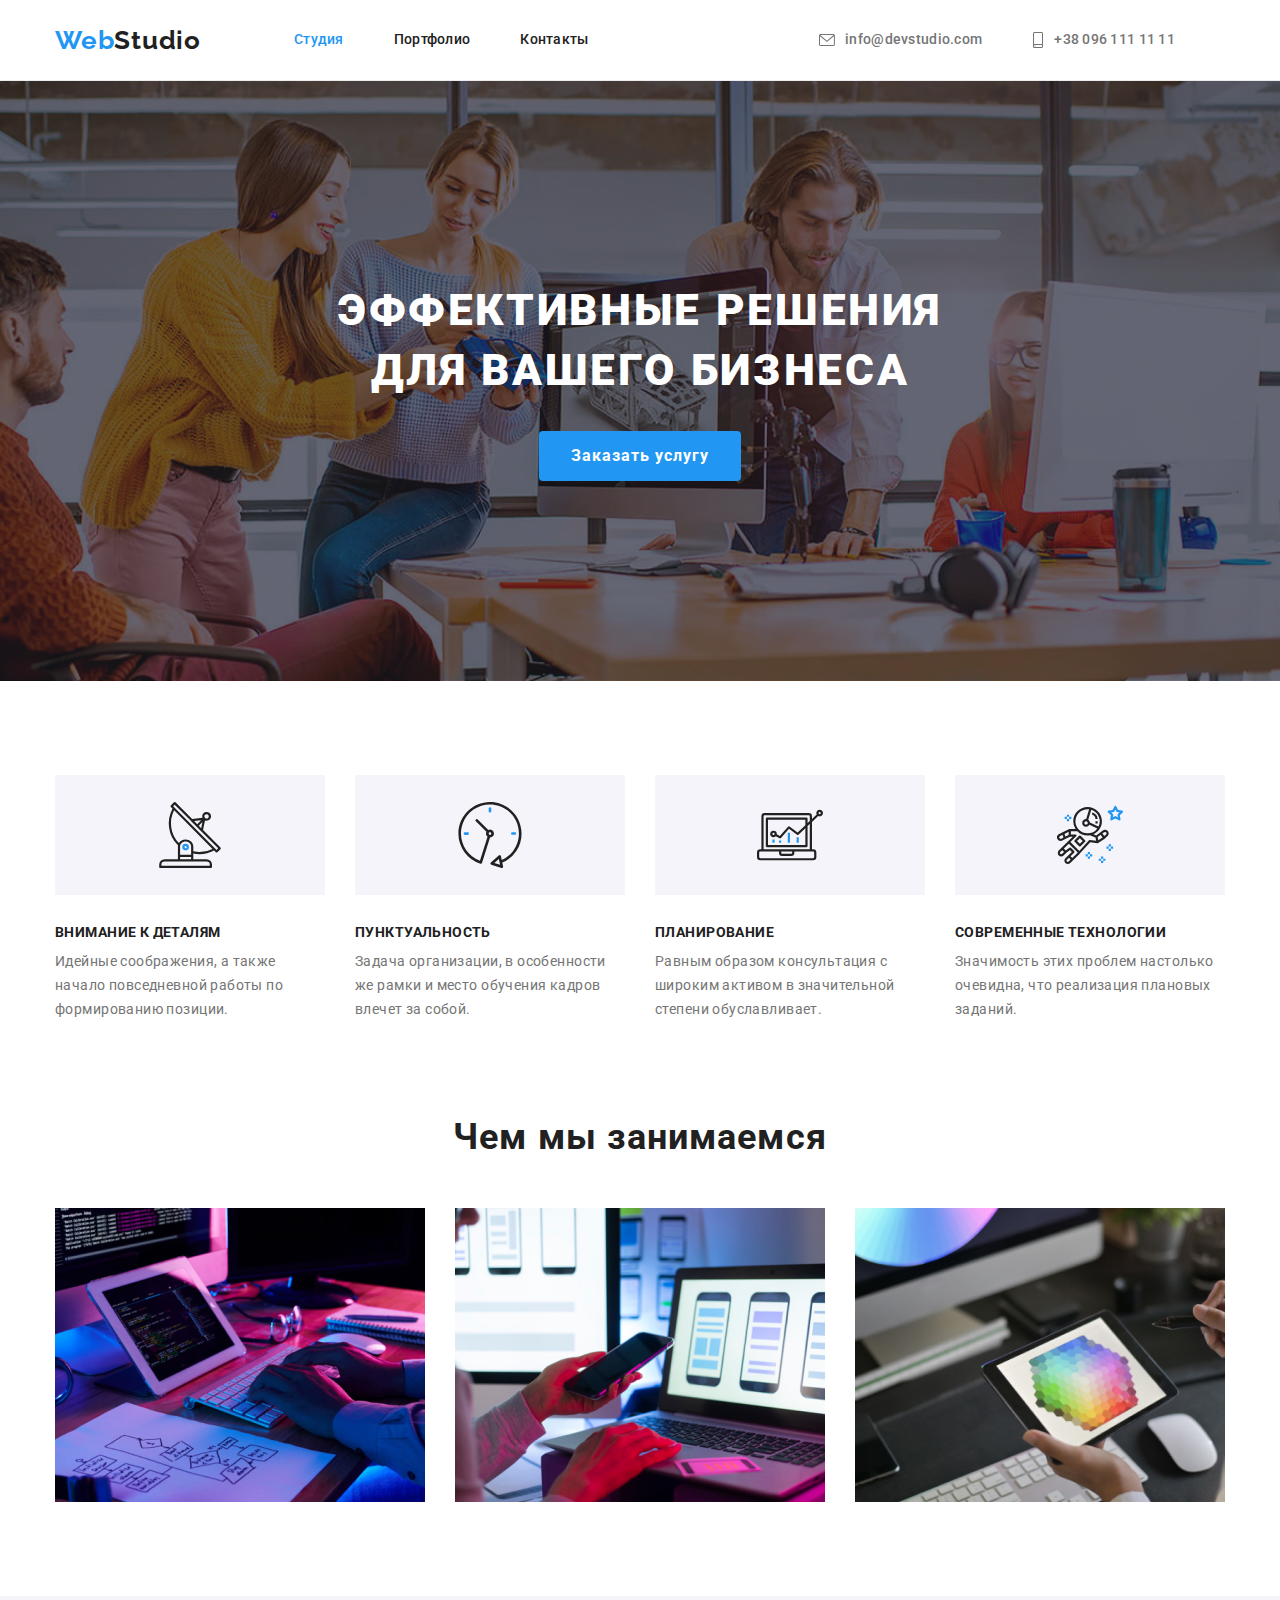
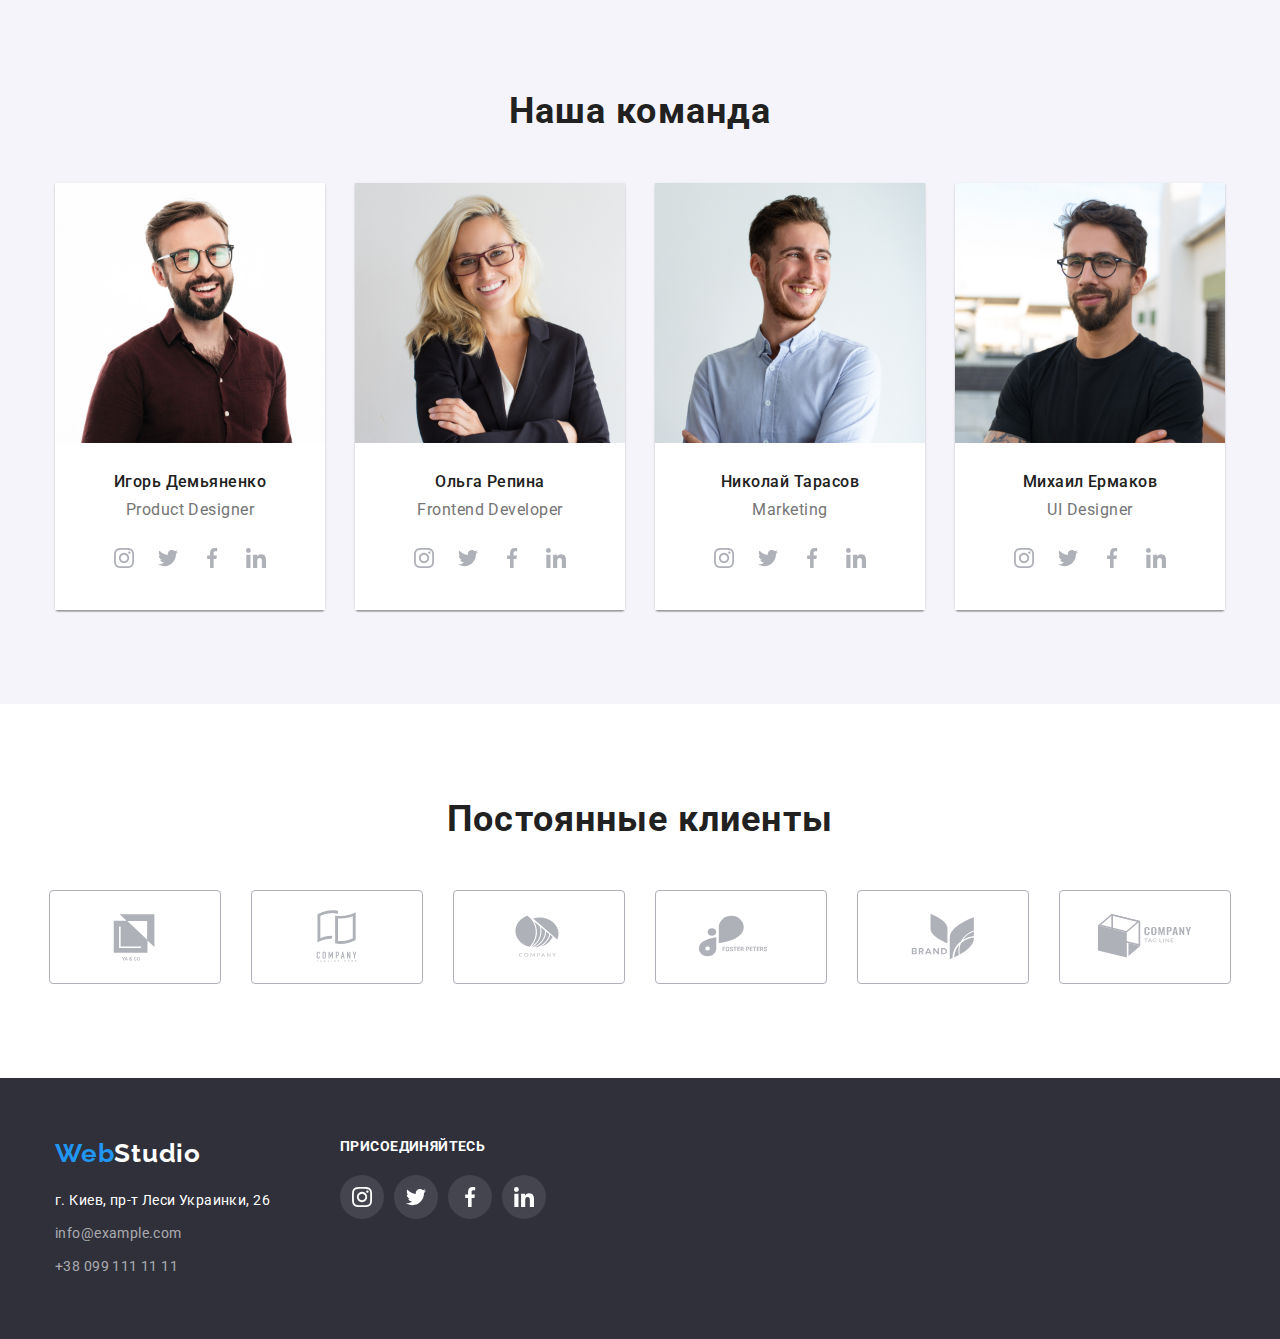
<file: index.html>
<!DOCTYPE html>
<html lang="ru">
  <head>
    <meta charset="UTF-8" />
    <meta http-equiv="X-UA-Compatible" content="IE=edge" />
    <meta name="viewport" content="width=device-width, initial-scale=1.0" />
    <title>Document</title>
    <link
      href="https://fonts.googleapis.com/css2?family=Raleway:wght@700&family=Roboto:wght@400;500;700;900&display=swap"
      rel="stylesheet"
    />
    <link rel="stylesheet" href="./css/modern-normalize.css" />
    <link rel="stylesheet" href="./css/common.css" />
    <link rel="stylesheet" href="./css/main.css" />
  </head>
  <body>
    <header class="header">
      <div class="container header-container">
         <a href="./index.html" class="logo"
            >Web<span class="logo-header">Studio</span></a
          >
          
        <nav class="nav">
          <ul class="site-nav list">
            <li class="item"><a href="" class="link current">Студия</a></li>
            <li class="item"><a href="./portfolio.html" class="link">Портфолио</a></li>
            <li class="item"><a href="" class="link">Контакты</a></li>
          </ul>
        
        </nav>
        
      <ul class="contact-nav list">
        <li class="item list-icons">
          <a href="" class="link link-icons">
            <svg class="tel-icon" width="16" height="12">
            <use href="./images/icon.svg#icon-mail"></use>
          </svg>info@devstudio.com</a>
        </li>
        <li class="item list-icons">
          <a href="tel:+380961111111" class="link link-icons">
            <svg class="tel-icon" width="12" height="16">
            <use href="./images/icon.svg#icon-tel"></use>
          </svg>+38 096 111 11 11</a>
        </li>
      </div>
      </ul>
    </header>
    <main>
      <section class="hero">
        <div class="container hero-container">
        <h1 class="hero-title">Эффективные решения для вашего бизнеса</h1>
        <button type="button" class="button">Заказать услугу</button>
        </div>
      </section>
      <section class="section container-skills">
       <div class="container">
        <h2 class="section-title visually-hidden">
          Skill <br />
          never before
        </h2>
        <ul class="skill list">
          <li class="skill-item">
            <div class="skill-icons">
              <svg class="skill-icons-icon" width="66" height="70">
                <use href="./images/icon.svg#icon-antenna"></use>
              </svg>
            </div>
            <h3 class="title">Внимание к деталям</h3>
            <p class="text">
              Идейные соображения, а также начало повседневной работы по
              формированию позиции.
            </p>
          </li>
          <li class="skill-item">
            <div class="skill-icons">
              <svg class="skill-icons-icon" width="66" height="70">
                <use href="./images/icon.svg#icon-clock"></use>
              </svg>
            </div>
            <h3 class="title">Пунктуальность</h3>
            <p class="text">
              Задача организации, в особенности же рамки и место обучения кадров
              влечет за собой.
            </p>
          </li>
          <li class="skill-item">
            <div class="skill-icons">
              <svg class="skill-icons-icon" width="66" height="70">
                <use href="./images/icon.svg#icon-diagram"></use>
              </svg>
            </div>
            <h3 class="title">Планирование</h3>
            <p class="text">
              Равным образом консультация с широким активом в значительной
              степени обуславливает.
            </p>
          </li>
          <li class="skill-item">
            <div class="skill-icons">
              <svg class="skill-icons-icon" width="66" height="70">
                <use href="./images/icon.svg#icon-astronaut"></use>
              </svg>
            </div>
            <h3 class="title">Современные технологии</h3>
            <p class="text">
              Значимость этих проблем настолько очевидна, что реализация
              плановых заданий.
            </p>
          </li>
        </ul>
       </div>
      </section>
       

      <section class="section portfolio">
        <div class="container container-portfolio">
        <h2 class="section-title">Чем мы занимаемся</h2>

        <ul class="list">
          <li class="item">
            <img src="./images/img.jpg" alt="Планшет" width="370" />
          </li>
          <li class="item">
            <img src="./images/img-1.jpg" alt="Мобильный телефон" width="370" />
          </li>
          <li class="item">
            <img
              src="./images/img-2.jpg"
              alt="Графический планшет"
              width="370"
            />
          </li>
        </ul>
      </div>
      </section>

      <section class="section section-team">
        <div class="container container-team">
        <h2 class="section-title">Наша команда</h2>

        <ul class="team list">
          <li class="item">
            <img src="./images/team-1.jpg" alt="Product Designer" width="270" />
            <div class="team-name">
            <h3 class="title">Игорь Демьяненко</h3>
            <p class="text">Product Designer</p>
            <ul class="list team-name-icon">
              <li>
              <a class="team-name-link" href="">
                <svg class="social-icon" width="20" height="20">
                <use href="./images/icon.svg#icon-inst"></use>
              </svg>
            </a>
          </li>
          <li>
              <a class="team-name-link" href="">
                <svg class="social-icon" width="20" height="20">
                <use href="./images/icon.svg#icon-twitter"></use>
              </svg>
            </a>
          </li>
          <li>
              <a class="team-name-link" href="">
                <svg class="social-icon" width="20" height="20">
                <use href="./images/icon.svg#icon-fb"></use>
              </svg>
            </a>
          </li>
          <li>
              <a class="team-name-link" href="">
                <svg class="social-icon" width="20" height="20">
                <use href="./images/icon.svg#icon-linkedin"></use>
              </svg>
            </a>
          </li>
            </ul>
          </div>
          </li>
          <li class="item">
            <img
              src="./images/team-2.jpg"
              alt="Frontend Developer"
              width="270"
            />
            <div class="team-name">
            <h3 class="title">Ольга Репина</h3>
            <p class="text">Frontend Developer</p>
            <div class="div social-icon">
              <ul class="list team-name-icon">
                <li>
                <a class="team-name-link" href="">
                  <svg class="social-icon" width="20" height="20">
                  <use href="./images/icon.svg#icon-inst"></use>
                </svg>
              </a>
            </li>
            <li>
                <a class="team-name-link" href="">
                  <svg class="social-icon" width="20" height="20">
                  <use href="./images/icon.svg#icon-twitter"></use>
                </svg>
              </a>
            </li>
            <li>
                <a class="team-name-link" href="">
                  <svg class="social-icon" width="20" height="20">
                  <use href="./images/icon.svg#icon-fb"></use>
                </svg>
              </a>
            </li>
            <li>
                <a class="team-name-link" href="">
                  <svg class="social-icon" width="20" height="20">
                  <use href="./images/icon.svg#icon-linkedin"></use>
                </svg>
              </a>
            </li>
              </ul>
              
            </div>
          </div>
          </li>
          <li class="item">
            <img src="./images/team-3.jpg" alt="Marketing" width="270" />
            <div class="team-name">
            <h3 class="title">Николай Тарасов</h3>
            <p class="text">Marketing</p>
            <ul class="list team-name-icon">
              <li>
              <a class="team-name-link" href="">
                <svg class="social-icon" width="20" height="20">
                <use href="./images/icon.svg#icon-inst"></use>
              </svg>
            </a>
          </li>
          <li>
              <a class="team-name-link" href="">
                <svg class="social-icon" width="20" height="20">
                <use href="./images/icon.svg#icon-twitter"></use>
              </svg>
            </a>
          </li>
          <li>
              <a class="team-name-link" href="">
                <svg class="social-icon" width="20" height="20">
                <use href="./images/icon.svg#icon-fb"></use>
              </svg>
            </a>
          </li>
          <li>
              <a class="team-name-link" href="">
                <svg class="social-icon" width="20" height="20">
                <use href="./images/icon.svg#icon-linkedin"></use>
              </svg>
            </a>
          </li>
            </ul>
          </div>
          </li>
          <li class="item">
            <img src="./images/team-4.jpg" alt="UI Designer" width="270" />
            <div class="team-name">
            <h3 class="title">Михаил Ермаков</h3>
            <p class="text">UI Designer</p>
            <ul class="list team-name-icon">
              <li>
              <a class="team-name-link" href="">
                <svg class="social-icon" width="20" height="20">
                <use href="./images/icon.svg#icon-inst"></use>
              </svg>
            </a>
          </li>
          <li>
              <a class="team-name-link" href="">
                <svg class="social-icon" width="20" height="20">
                <use href="./images/icon.svg#icon-twitter"></use>
              </svg>
            </a>
          </li>
          <li>
              <a class="team-name-link" href="">
                <svg class="social-icon" width="20" height="20">
                <use href="./images/icon.svg#icon-fb"></use>
              </svg>
            </a>
          </li>
          <li>
              <a class="team-name-link" href="">
                <svg class="social-icon" width="20" height="20">
                <use href="./images/icon.svg#icon-linkedin"></use>
              </svg>
            </a>
          </li>
            </ul>
          </div>
          </li>
        </ul>
      </div>
      </section>
      <section class="section section-client">
        <div class="container">
        <h2 class="section-title">Постоянные клиенты</h2>
        <ul class="list clients-list">
          <li class="clients-list-link">
            <a href="">
              <svg class="clients-list-item" width="106" height="60">
              <use href="./images/icon.svg#icon-logo-1"></use>
            </svg></a>
          </li>
          <li class="clients-list-link"><a href="">
            <svg class="clients-list-item" width="106" height="60">
            <use href="./images/icon.svg#icon-logo-2"></use>
          </svg></a></li>
          <li class="clients-list-link"><a href="">
            <svg class="clients-list-item" width="106" height="60">
            <use href="./images/icon.svg#icon-logo-3"></use>
          </svg></a></li>
          <li class="clients-list-link"><a href="">
            <svg class="clients-list-item" width="106" height="60">
            <use href="./images/icon.svg#icon-logo-4"></use>
          </svg></a></li>
          <li class="clients-list-link"><a href="">
            <svg class="clients-list-item" width="106" height="60">
            <use href="./images/icon.svg#icon-logo-5"></use>
          </svg></a></li>
          <li class="clients-list-link"><a href="">
            <svg class="clients-list-item" width="106" height="60">
            <use href="./images/icon.svg#icon-logo-6"></use>
          </svg></a></li>
        </ul>
    </div>
      </section>
    </main>

    <footer class="footer">
      <div class="container container-footer">
        <div class="footer-nav">
        <a href="./index.html" class="logo"
        >Web<span class="logo-footer">Studio</span></a
      >
      <address class="contact-foot">
        <p class="footer-adress item">г. Киев, пр-т Леси Украинки, 26</p>
        <a href="" class="link item">info@example.com</a>
        <a href="tel:+380961111111" class="link item">+38 099 111 11 11</a>
      </address>
    </div>
      <div class="company-social">
        <p><span class="company-social-text">
          ПРИСОЕДИНЯЙТЕСЬ</span></p>
        <ul class="list company-social-list">
          <a class="company-social-link" href="">
            <svg class="company-social-icon" width="20" height="20">
            <use href="./images/icon.svg#icon-inst"></use>
          </svg>
        </a>
          <a class="company-social-link" href="">
            <svg class="company-social-icon" width="20" height="20">
            <use href="./images/icon.svg#icon-twitter"></use>
          </svg>
        </a>
          <a class="company-social-link" href="">
            <svg class="company-social-icon" width="20" height="20">
            <use href="./images/icon.svg#icon-fb"></use>
          </svg>
        </a>
          <a class="company-social-link" href="">
            <svg class="company-social-icon" width="20" height="20">
            <use href="./images/icon.svg#icon-linkedin"></use>
          </svg>
        </a>
        </ul>
      </div>
    </div>
    </div>
    </footer>
  </body>
</html>
</file>
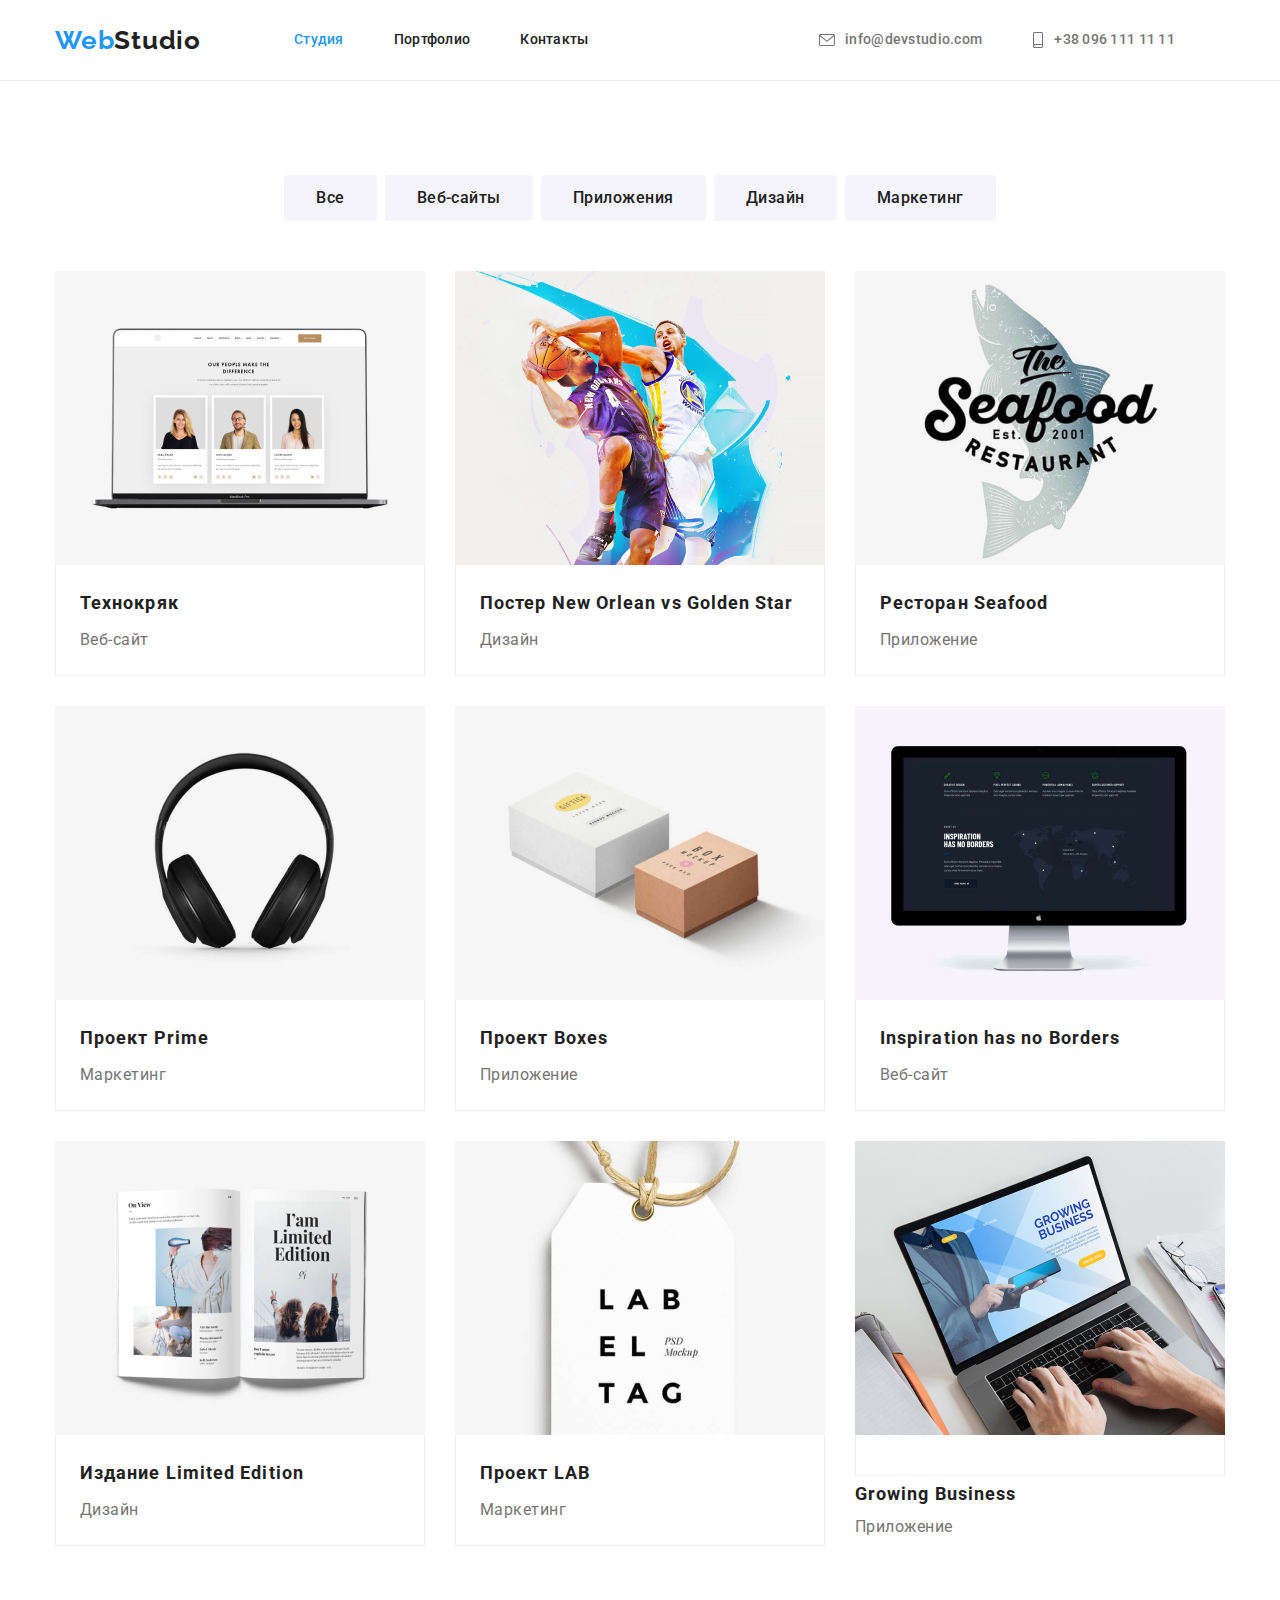
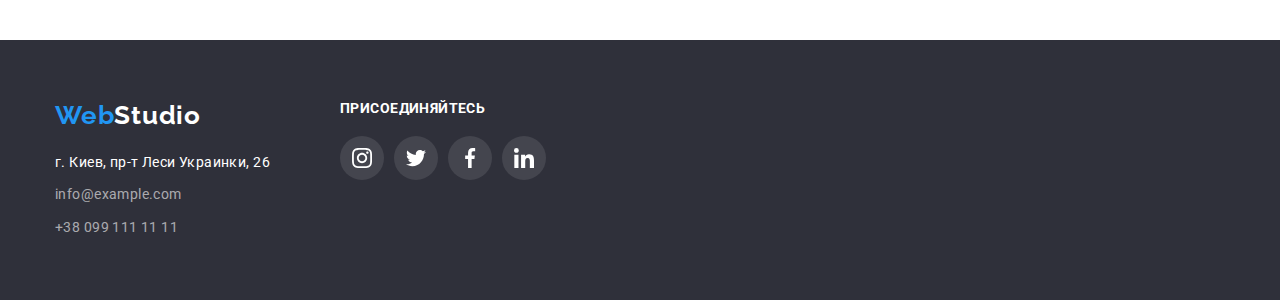
<file: portfolio.html>
<!DOCTYPE html>
<html lang="ru">
  <head>
    <meta charset="UTF-8" />
    <meta http-equiv="X-UA-Compatible" content="IE=edge" />
    <meta name="viewport" content="width=device-width, initial-scale=1.0" />
    <title>Document</title>
    <link
      href="https://fonts.googleapis.com/css2?family=Raleway:wght@700&family=Roboto:wght@400;500;700;900&display=swap"
      rel="stylesheet"
    />
    <link rel="stylesheet" href="./css/modern-normalize.css" />
    <link rel="stylesheet" href="./css/common.css" />
    <link rel="stylesheet" href="./css/portfolio.css" />
  </head>

  <body>
    <header class="header">
      <div class="container header-container">
         <a href="./index.html" class="logo"
            >Web<span class="logo-header">Studio</span></a
          >
          
        <nav class="nav">
          <ul class="site-nav list">
            <li class="item"><a href="" class="link current">Студия</a></li>
            <li class="item"><a href="./portfolio.html" class="link">Портфолио</a></li>
            <li class="item"><a href="" class="link">Контакты</a></li>
          </ul>
        
        </nav>
        
      <ul class="contact-nav list">
        <li class="item list-icons">
          <a href="" class="link link-icons">
            <svg class="tel-icon" width="16" height="12">
            <use href="./images/icon.svg#icon-mail"></use>
          </svg>info@devstudio.com</a>
        </li>
        <li class="item list-icons">
          <a href="tel:+380961111111" class="link link-icons">
            <svg class="tel-icon" width="12" height="16">
            <use href="./images/icon.svg#icon-tel"></use>
          </svg>+38 096 111 11 11</a>
        </li>
      </div>
      </ul>
    </header>
    <main>
      <section class="section portfolio">
        <div class="container">
        <h1 class="visually-hidden">Портфолио</h1>
        <ul class="portfolio-buttons list">
          <li class="item">
            <button type="button" class="button">Все</button>
          </li>
          <li class="item">
            <button type="button" class="button">Веб-сайты</button>
          </li>
          <li class="item">
            <button type="button" class="button">Приложения</button>
          </li>
          <li class="item">
            <button type="button" class="button">Дизайн</button>
          </li>
          <li class="item">
            <button type="button" class="button">Маркетинг</button>
          </li>
        </ul>
        <ul class="portfolio-list list">
          <li class="portfolio-item box">
            <img src="./images/portfolio-1.jpg" alt="A computer" width="370" />
            <div class="portfolio-item-text">
            <h2 class="section-title">Технокряк</h2>
            <p class="text">Веб-сайт</p>
          </div>
          </li>
          <li class="portfolio-item box">
            <img src="./images/portfolio-2.jpg" alt="Basketball" width="370" />
            <div class="portfolio-item-text">
            <h2 class="section-title">Постер New Orlean vs Golden Star</h2>
            <p class="text">Дизайн</p>
          </div>
          </li>
          <li class="portfolio-item box">
            <img src="./images/portfolio-3.jpg" alt="A fish" width="370" />
            <div class="portfolio-item-text">
            <h2 class="section-title">Ресторан Seafood</h2>
            <p class="text">Приложение</p>
          </div>
          </li>
          <li class="portfolio-item box">
            <img src="./images/portfolio-4.jpg" alt="Headphones" width="370" />
            <div class="portfolio-item-text">
            <h2 class="section-title">Проект Prime</h2>
            <p class="text">Маркетинг</p>
          </div>
          </li>
          <li class="portfolio-item box">
            <img src="./images/portfolio-5.jpg" alt="Boxes" width="370" />
            <div class="portfolio-item-text">
            <h2 class="section-title">Проект Boxes</h2>
            <p class="text">Приложение</p>
          </div>
          </li>
          <li class="portfolio-item box">
            <img src="./images/portfolio-6.jpg" alt="A computer" width="370" />
            <div class="portfolio-item-text">
            <h2 class="section-title">Inspiration has no Borders</h2>
            <p class="text">Веб-сайт</p>
          </div>
          </li>
          <li class="portfolio-item box">
            <img src="./images/portfolio-7.jpg" alt="A book" width="370" />
            <div class="portfolio-item-text">
            <h2 class="section-title">Издание Limited Edition</h2>
            <p class="text">Дизайн</p>
          </div>
          </li>
          <li class="portfolio-item box">
            <img src="./images/portfolio-8.jpg" alt="Label" width="370" />
            <div class="portfolio-item-text">
            <h2 class="section-title">Проект LAB</h2>
            <p class="text">Маркетинг</p>
          </div>
          </li>
          <li class="portfolio-item box">
            <img src="./images/portfolio-9.jpg" alt="A computer" width="370" />
            <div class="portfolio-item-text"></div>
            <h2 class="section-title">Growing Business</h2>
            <p class="text">Приложение</p>
          </div>
          </li>
        </ul>
      </div>
      </section>
    </main>

    <footer class="footer">
      <div class="container container-footer">
        <div class="footer-nav">
        <a href="./index.html" class="logo"
        >Web<span class="logo-footer">Studio</span></a
      >
      <address class="contact-foot">
        <p class="footer-adress item">г. Киев, пр-т Леси Украинки, 26</p>
        <a href="" class="link item">info@example.com</a>
        <a href="tel:+380961111111" class="link item">+38 099 111 11 11</a>
      </address>
    </div>
      <div class="company-social">
        <p><span class="company-social-text">
          ПРИСОЕДИНЯЙТЕСЬ</span></p>
        <ul class="list company-social-list">
          <a class="company-social-link" href="">
            <svg class="company-social-icon" width="20" height="20">
            <use href="./images/icon.svg#icon-inst"></use>
          </svg>
        </a>
          <a class="company-social-link" href="">
            <svg class="company-social-icon" width="20" height="20">
            <use href="./images/icon.svg#icon-twitter"></use>
          </svg>
        </a>
          <a class="company-social-link" href="">
            <svg class="company-social-icon" width="20" height="20">
            <use href="./images/icon.svg#icon-fb"></use>
          </svg>
        </a>
          <a class="company-social-link" href="">
            <svg class="company-social-icon" width="20" height="20">
            <use href="./images/icon.svg#icon-linkedin"></use>
          </svg>
        </a>
        </ul>
      </div>
    </div>
    </div>
    </footer>
  </body>
</html>
</file>
<file: css/common.css>
:root {
  --primary-text-color: rgba(117, 117, 117, 1);
  --title-text-color: #212121;
  --accent-color: #2196f3;
  --primary-white-color: #ffffff;
  --primary-button-color: #f5f4fa;
}

body {
  background-color: #ffffff;
  color: var(--primary-text-color);

  font-family: Roboto, sans-serif;
  letter-spacing: 0.02em;
  font-size: 14px;
}

.container {
  margin-left: auto;
  margin-right: auto;
  width: 1200px;
  padding-left: 15px;
  padding-right: 15px;
  margin-left: auto;
  margin-right: auto;
  
}

.section {
  padding-bottom: 94px;
}

.header {
  border-bottom: 1px solid #ECECEC
}

.nav {
  margin-left: 93px;
  /* margin-right: 331px; */
}

.site-nav .item {
  margin-right: 50px;
}

.site-nav .item:last-child {
  margin-right: 0;
}

.header-container {
  display: flex;
  align-items: center;
}

.nav {
  display: flex;
}

.logo {
  color: var(--accent-color);
  font-family: Raleway;

  font-weight: bold;
  font-size: 26px;
  line-height: 1.19;
  letter-spacing: 0.03em;
}

.logo-header {
  color: var(--title-text-color);
  font-family: Raleway;

  font-weight: bold;
  font-size: 26px;
  line-height: 1.19;
  letter-spacing: 0.03em;
}

button {
  display: inline-block;
  font-family: inherit;
  cursor: pointer;

  border-radius: 4px;
  padding: 10px 32px;
  border: 0px;
  margin: auto;

  text-align: center;
  box-sizing: border-box;
}

.link {
  cursor: pointer;
}

a {
  text-decoration: none;
}

.list {
  padding: 0;
  margin: 0;
  list-style: none;
}

h1,
h2,
h3,
h4,
h5,
p {
  margin: 0;
}

img {
  display: block;
  max-width: 100%;
  height: auto;
}

.visually-hidden {
  position: absolute;
  width: 1px;
  height: 1px;
  margin: -1px;
  padding: 0;
  overflow: hidden;
  border: 0;
  clip: rect(0 0 0 0)
}

/* page-headr */

/* site-nav */

.site-nav {
  display: flex;
}

.site-nav .link {
  color: var(--title-text-color);
  font-weight: 500;
  line-height: 1.14;

  display: block;
  padding-top: 32px;
  padding-bottom: 32px;
}

.site-nav .link:hover,
.site-nav .link:focus {
  color: var(--accent-color);
}

.site-nav .link.current {
  color: var(--accent-color);
}

/* contact-nav */

.contact-nav {
  display: flex;
  margin-left: auto;
}

.contact-nav .item {
  margin-right: 50px;
}

.contact-nav .link {
  color: var(--primary-text-color);

  font-weight: 500;
  font-size: 14px;
  line-height: 1.14;
  letter-spacing: 0.02em;
}

.contact-nav .link:hover,
.contact-nav .link:focus {
  color: var(--accent-color);
}

.contact-nav .link.current {
  color: var(--accent-color);
}

.link-icons {
  display: flex;
  align-items: center;
  cursor: pointer;
}

.tel-icon {
  margin-right: 10px;
}

.link-icons {
  fill: #757575;
}

.link-icons:hover,
.link-icons:focus {
  fill: var(--accent-color);
}

/* footer */

.footer-logo {
  color: var(--accent-color);

  font-family: Raleway;
  font-weight: bold;
  font-size: 26px;
  line-height: 1.19;
  letter-spacing: 0.03em;
}

.logo-foot {
  color: var(--primary-white-color);

  font-family: Raleway;
  font-weight: bold;
  font-size: 26px;
  line-height: 1.19;
  letter-spacing: 0.03em;
}

.lofo-text {

  padding-top: 60px;
  width: 145px;
  height: 30px;
}

.logo-footer {

  color: var(--primary-white-color);

  font-family: Raleway;
  font-weight: bold;
  font-size: 26px;
  line-height: 1.19;
  letter-spacing: 0.03em;
}

.footer-adress {
  color: var(--primary-white-color);

  font-weight: normal;
  font-size: 14px;
  line-height: 1.71;
  letter-spacing: 0.03em;
}

.contact-foot {
  font-style: normal;
  margin-top: 20px;
  display: flex;
 flex-direction: column;
 margin-right: 70px;
}

.contact-foot .link {
  color: rgba(255, 255, 255, 0.6);

  font-weight: normal;
  font-size: 14px;
  line-height: 1.71;
  letter-spacing: 0.03em;
}

.contact-foot .link:hover,
.contact-foot .link:focus {
  color: var(--accent-color);
}

.contact-foot .link.current {
  color: var(--accent-color);
}

.footer {
  background-color: #2f303a;
  padding-bottom: 60px;
  padding-top: 60px;
  display: flex;
  align-items: center;
}

.container-footer {
  display: flex;
}

.contact-foot .item {
  margin-bottom: 9px;
}

.contact-foot .item:last-child {
  margin-bottom: 0;
}

.company-social {
  display: inline-block;
}

.company-social-list {
  display: flex;
  margin-top: 20px;
}

.company-social-text {
  color: var(--primary-white-color);

  font-weight: 700;
  font-size: 14px;
  line-height: 1.17;
  text-align: center;
  letter-spacing: 0.03em;
}


.company-social-link {
  display: flex;
  align-items: center;
  width: 44px;
  height: 44px;
  justify-content: center;
  margin-right: 10px;
  background-color: rgba(255, 255, 255, 0.1);
  border-radius: 50%;
}

.company-social-link:hover {
  background-color: #2196f3;
  border-radius: 50%;
}
  
.footer-nav {
  display: flex;
  flex-direction: column;
}

.company-social-icon {
  fill: #fff
}
</file>
<file: css/main.css>
.list {
  list-style: none;
}

/* hero */

.hero {
  padding-top: 200px;
  padding-bottom: 200px;
  text-align: center;
  background-color: #2f303a;

  background-image: linear-gradient(
      to right,
      rgba(47, 48, 58, 0.4),
      rgba(47, 48, 58, 0.4)
    ),
    url(../images/hero-bg.png);
  background-repeat: no-repeat;
  background-size: cover;
  background-position: center;
  max-width: 1600px;
    display: block;
    margin-left: auto;
    margin-right: auto;
}

.hero-title {
  color: #ffffff;
  margin-bottom: 30px;
  margin-left: auto;
  margin-right: auto;

  font-style: normal;
  font-weight: 900;
  font-size: 44px;
  line-height: 1.36;
  text-align: center;
  letter-spacing: 0.06em;
  text-transform: uppercase;
  max-width: 696px;
}

/* section */

.section-title {
  color: var(--title-text-color);

  font-weight: 700;
  font-size: 36px;
  line-height: 1.17;
  text-align: center;
  letter-spacing: 0.03em;
}

/* skill */

.container-skills {
  padding-top: 94px;
}

.skill .skill-item {
  margin-right: 30px;
}

.skill .skill-item:last-child {
  margin-right: 0;
}

.skill-item .title {
  margin-bottom: 10px;
}

.skill-item .text {
  width: 270px;
}

.container .skill {
  display: flex;
}

.skill .title {
  color: var(--title-text-color);

  font-weight: 700;
  font-size: 14px;
  line-height: 1.14;
  letter-spacing: 0.03em;
  text-transform: uppercase;
}

.section .text {
  font-weight: 400;
  font-size: 14px;
  line-height: 1.71;
  letter-spacing: 0.03em;
}

.skill-icons {
  width: 270px;
  height: 120px;
  background-color: rgba(245, 244, 250, 1);
  display: flex;
  justify-content: center;
  align-items: center;
  margin-bottom: 30px;
}

/* portfolio */

.portfolio {
  margin-top: 0;
  margin-bottom: 0;
}

.container-portfolio {
  margin-bottom: 94;
}

.container-portfolio .section-title {
  text-align: center;
  margin-bottom: 50px;
}

.container-portfolio .list {
  display: flex;
}

.container-portfolio .item {
  margin-right: 30px;
}

.container-portfolio .item:last-child {
  margin-right: 0;
}

/* team */
.section-team {
  background-color: rgba(245, 244, 250, 1);
}

.container-team .section-title {
  margin-bottom: 50px;
  padding-top: 94px;
}

.container-team .list {
  display: flex;
}

.container-team .item {
  margin-right: 30px;
  box-shadow: 0px 1px 3px rgba(0, 0, 0, 0.12), 0px 1px 1px rgba(0, 0, 0, 0.14),
    0px 2px 1px rgba(0, 0, 0, 0.2);
  border-radius: 0px 0px 4px 4px;
}

.container-team .item:last-child {
  margin-right: 0;
}

.team-name {
  padding-top: 30px;
  padding-bottom: 30px;
  background-color: #fff;
}

.team-name .title {
  margin-bottom: 10px;
}

.team-name .text {
  margin-bottom: 16px;
}

.team .title {
  color: var(--title-text-color);

  font-weight: 500;
  font-size: 16px;
  line-height: 1.18;
  text-align: center;
  letter-spacing: 0.03em;
}

.team .text {
  font-weight: 400;
  font-size: 16px;
  line-height: 1.18;
  text-align: center;
  letter-spacing: 0.03em;
}

.team-name-icon {
  display: flex;
  justify-content: center;
  align-items: center;
}

.social-icon {
  fill: #afb1b8;
}

.button {
  color: var(--primary-white-color);
  background-color: var(--accent-color);

  font-family: inherit;
  font-style: normal;
  font-weight: bold;
  font-size: 16px;
  line-height: 1.87;
  letter-spacing: 0.06em;
}

.team-name-link:last-child {
  margin-right: 0;
}

.team-name-link {
  display: flex;
  align-items: center;
  width: 44px;
  height: 44px;
  justify-content: center;
  margin-right: 10px;
}


.team-name-link:hover {
  background-color: #2196f3;
  border-radius: 50%;
}

.team-name-link:hover .social-icon {
  fill: #fff;
}

.company-social-link:last-child {
  margin-right: 0;
}

/* clients */

.section-client {
  padding-top: 94px;
}

.section-client .section-title {
  margin-bottom: 50px;
}

.clients {
  margin-top: 50px;
}

.clients-list {
  display: flex;
  justify-content: center;
}

.clients-list-link {
  border-radius: 4px;
  margin-right: 30px;
}

.clients-list-link a {
    padding: 16px 32px;
    border: 1px solid #AFB1B8;
    border-radius: 4px;
    display: flex;
    align-items: center;
    justify-content: center;
}

.clients-list-link:last-child {
  margin-right: 0;
}

.clients-list-item {
  fill: rgba(175, 177, 184, 1);
}

.clients-list-link a:hover {
  border: 1px solid #2196f3;
}
</file>
<file: css/portfolio.css>
/* section */

/* portfolio */

.section-title {
  color: var(--title-text-color);

  font-weight: bold;
  font-size: 18px;
  line-height: 2;
  letter-spacing: 0.06em;
}

.text {
  font-weight: normal;
  font-size: 16px;
  line-height: 1.87;
  letter-spacing: 0.03em;
}

/* button */

.button {
  color: var(--title-text-color);
  background-color: var(--primary-button-color);

  font-family: inherit;
  font-style: normal;
  font-weight: 500;
  font-size: 16px;
  line-height: 1.62;
  text-align: center;
  letter-spacing: 0.03em;
}

.portfolio-buttons {
  display: flex;
  justify-content: center;
  margin-bottom: 50px;
}

.portfolio-buttons .item {
  margin-right: 8px;
}

.portfolio-buttons .item:last-child {
  margin-right: 0px;
}

.portfolio-buttons .button:hover,
.portfolio-buttons .button:focus {
  background-color: var(--accent-color);
  color: var(--primary-white-color);
}

.portfolio-list {
  display: flex;
  flex-wrap: wrap;
}

.box:hover,
.box:focus {
  box-shadow: 0px 1px 1px rgba(0, 0, 0, 0.12), 0px 4px 4px rgba(0, 0, 0, 0.06), 1px 4px 6px rgba(0, 0, 0, 0.16);
}

.portfolio-item {
  margin-right: 30px;
  margin-bottom: 30px;
}

.portfolio-item:nth-child(3n + 3) {
  margin-right: 0;
}

.portfolio-item:nth-last-child(-n + 3) {
  margin-bottom: 0;
}

.portfolio-item-text {
  padding: 20px 24px;
  border-left: 1px solid #EEEEEE;
  border-bottom: 1px solid #EEEEEE;
  border-right: 1px solid #EEEEEE;
  
}

.portfolio-item-text .section-title {
  margin-bottom: 4px;
}

.portfolio {
  padding-top: 94px;
  padding-bottom: 94px;
}
</file>
